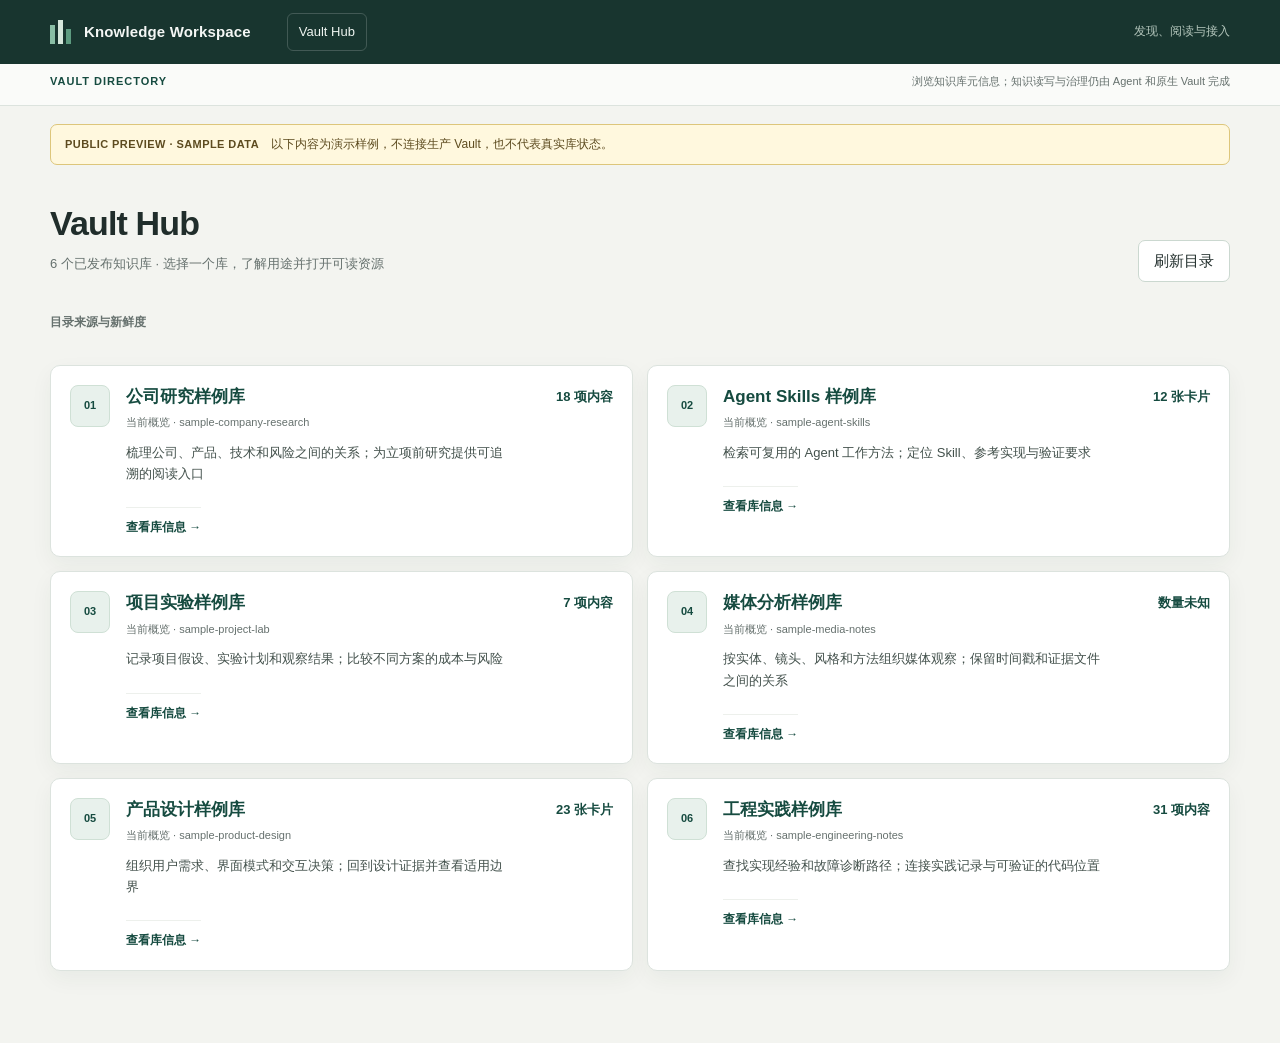
<file: docs/demo/index.html>
<!doctype html>
<html lang="zh-CN" data-kb-public-sample="true">
<head>
  <meta charset="utf-8">
  <meta name="viewport" content="width=device-width, initial-scale=1">
  <meta name="color-scheme" content="light">
  <title>知识库 · 只读工作区</title>
  <link rel="stylesheet" href="./app.css">
  <script src="./app.js" defer></script>
</head>
<body>
  <a class="skip-link" href="#main-content">跳到主要内容</a>
  <header class="sidebar">
    <a class="brand" href="#/" aria-label="知识库列表"><span class="brand-mark" aria-hidden="true"><i></i><i></i><i></i></span><strong>Knowledge Workspace</strong></a>
    <nav aria-label="主要导航"><a href="#/">Vault Hub</a></nav>
    <span class="sidebar-note">发现、阅读与接入</span>
  </header>
  <div class="topbar"><span>VAULT DIRECTORY</span><span>浏览知识库元信息；知识读写与治理仍由 Agent 和原生 Vault 完成</span></div>
  <div class="sample-banner" id="sample-banner" hidden><strong>Public Preview · Sample Data</strong><span>以下内容为演示样例，不连接生产 Vault，也不代表真实库状态。</span></div>
  <main id="main-content" tabindex="-1" aria-busy="true"><p>正在读取发布投影…</p></main>
  <noscript><p class="message">需要启用 JavaScript 才能读取本机只读 API。</p></noscript>
</body>
</html>
</file>
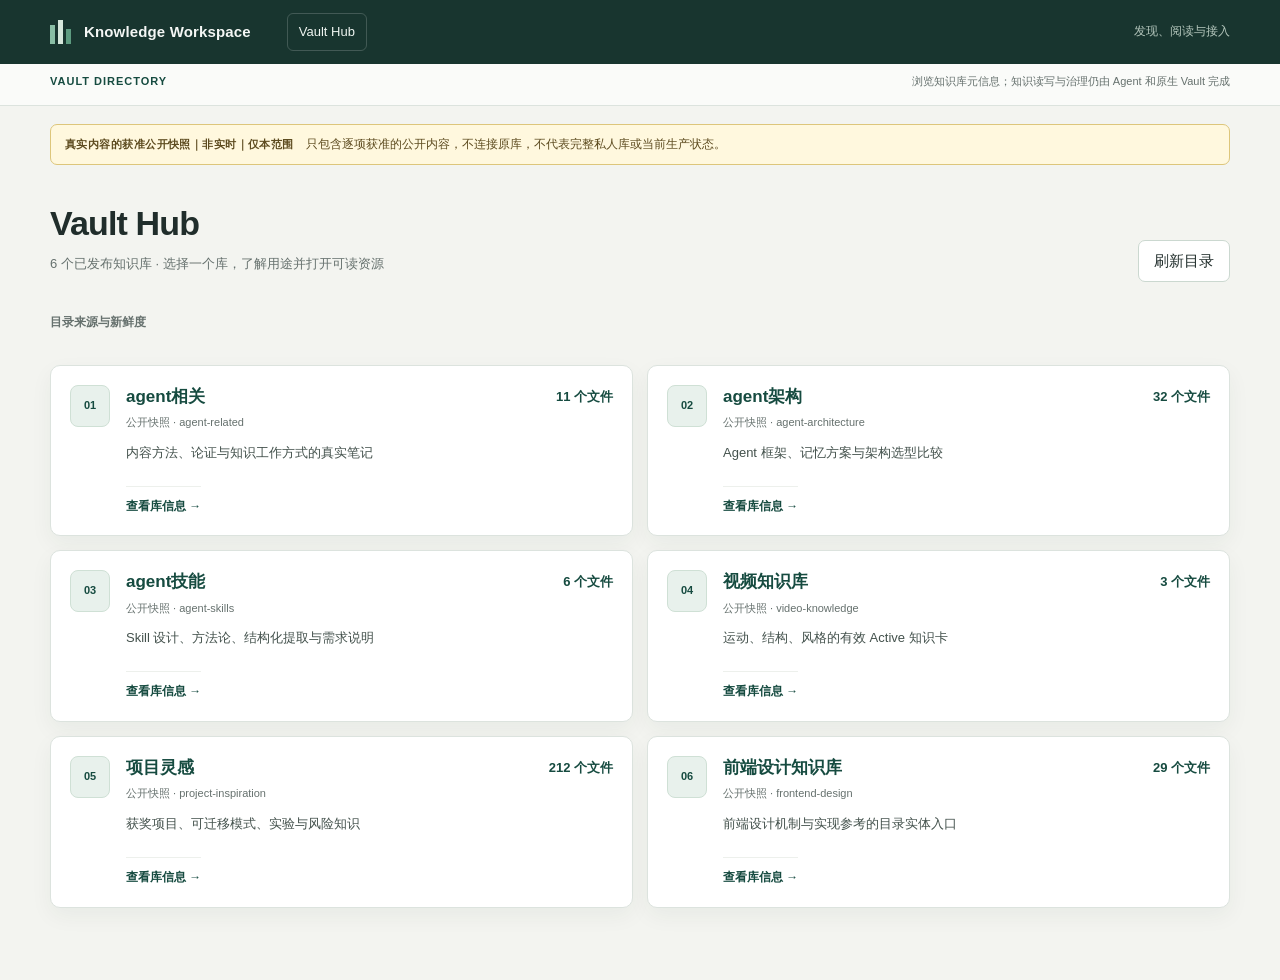
<file: docs/real-vaults/index.html>
<!doctype html>
<html lang="zh-CN" data-kb-public-snapshot="true">
<head>
  <meta charset="utf-8">
  <meta name="viewport" content="width=device-width, initial-scale=1">
  <meta name="color-scheme" content="light">
  <title>知识库 · 只读工作区</title>
  <link rel="stylesheet" href="./app.css">
  <script src="./app.js" defer></script>
</head>
<body>
  <a class="skip-link" href="#main-content">跳到主要内容</a>
  <header class="sidebar">
    <a class="brand" href="#/" aria-label="知识库列表"><span class="brand-mark" aria-hidden="true"><i></i><i></i><i></i></span><strong>Knowledge Workspace</strong></a>
    <nav aria-label="主要导航"><a href="#/">Vault Hub</a></nav>
    <span class="sidebar-note">发现、阅读与接入</span>
  </header>
  <div class="topbar"><span>VAULT DIRECTORY</span><span>浏览知识库元信息；知识读写与治理仍由 Agent 和原生 Vault 完成</span></div>
  <div class="sample-banner"><strong>真实内容的获准公开快照｜非实时｜仅本范围</strong><span>只包含逐项获准的公开内容，不连接原库，不代表完整私人库或当前生产状态。</span></div>
  <main id="main-content" tabindex="-1" aria-busy="true"><p>正在读取发布投影…</p></main>
  <noscript><p class="message">需要启用 JavaScript 才能读取这份静态公开快照。</p></noscript>
</body>
</html>
</file>
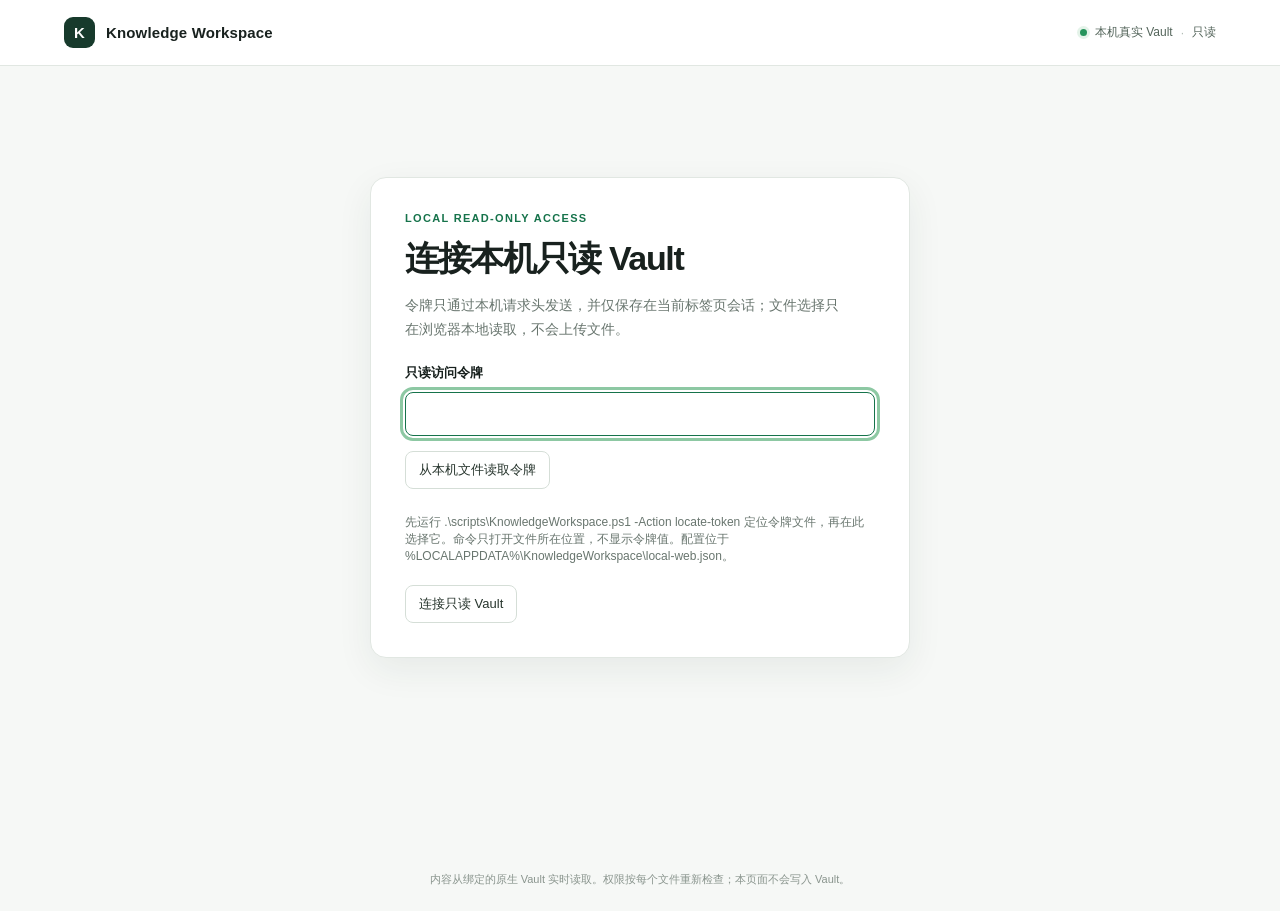
<file: src/kb_core/local_web_static/index.html>
<!doctype html>
<html lang="zh-CN">
<head>
  <meta charset="utf-8">
  <meta name="viewport" content="width=device-width, initial-scale=1">
  <meta name="color-scheme" content="light">
  <title>本机 Vault · Knowledge Workspace</title>
  <link rel="stylesheet" href="./app.css">
  <script src="./safe_external_url.js" defer></script>
  <script src="./app.js" defer></script>
</head>
<body>
  <header class="topbar">
    <a class="brand" href="#/" aria-label="返回 Vault 首页"><span class="brand-mark">K</span><span>Knowledge Workspace</span></a>
    <div class="local-state"><span class="live-dot"></span>本机真实 Vault <span class="divider">·</span> 只读</div>
  </header>
  <main id="app" tabindex="-1" aria-live="polite" aria-busy="true"><p class="notice">正在连接本机 Vault…</p></main>
  <footer>内容从绑定的原生 Vault 实时读取。权限按每个文件重新检查；本页面不会写入 Vault。</footer>
  <noscript><p class="notice">需要启用 JavaScript 才能浏览本机只读目录。</p></noscript>
</body>
</html>
</file>
<file: docs/demo/app.css>
:root {
  color-scheme: light;
  --canvas: #f3f4f0;
  --paper: #ffffff;
  --ink: #202d2b;
  --muted: #66716e;
  --line: #dce3de;
  --accent: #1d6b59;
  --accent-dark: #164b40;
  --accent-wash: #e8f1ec;
  --error: #9b3830;
  --error-bg: #fff0ed;
  --radius: 10px;
  --shadow: 0 8px 22px rgb(28 52 44 / 5%);
}

* { box-sizing: border-box; }
body {
  margin: 0;
  background: var(--canvas);
  color: var(--ink);
  font-family: "Segoe UI Variable", "Microsoft YaHei UI", "PingFang SC", sans-serif;
  font-size: 15px;
  line-height: 1.62;
}
a { color: var(--accent-dark); text-decoration: none; }
a:hover { text-decoration: underline; text-underline-offset: 3px; }
button, a, summary { touch-action: manipulation; }
button {
  min-height: 40px;
  padding: 8px 15px;
  border: 1px solid #cbd8d0;
  border-radius: 7px;
  background: #fff;
  color: var(--ink);
  font: inherit;
  cursor: pointer;
}
button:hover { background: var(--accent-wash); }
button:disabled { color: #8a9490; cursor: not-allowed; }
a:focus-visible, button:focus-visible, summary:focus-visible {
  outline: 3px solid #a6d2bd;
  outline-offset: 3px;
}
.skip-link { position: absolute; left: 16px; top: -80px; z-index: 5; padding: 8px 12px; background: white; }
.skip-link:focus { top: 8px; }
.sidebar {
  min-height: 64px;
  padding: 0 max(24px, calc((100% - 1180px) / 2));
  display: flex;
  align-items: center;
  gap: 36px;
  color: #f4f7f5;
  background: #18352f;
}
.brand { display: inline-flex; align-items: center; gap: 11px; color: inherit; letter-spacing: .01em; }
.brand:hover { text-decoration: none; }
.brand strong { font-size: 15px; font-weight: 650; }
.brand-mark { display: flex; align-items: end; gap: 3px; width: 23px; height: 24px; }
.brand-mark i { width: 5px; height: 19px; background: #89bea5; }
.brand-mark i:nth-child(2) { height: 24px; background: #d6e7dc; }
.brand-mark i:nth-child(3) { height: 15px; background: #5d9b80; }
.sidebar nav a { display: inline-block; padding: 7px 11px; border: 1px solid rgb(255 255 255 / 18%); border-radius: 6px; color: #eff5f1; font-size: 13px; }
.sidebar nav a:hover { background: rgb(255 255 255 / 8%); text-decoration: none; }
.sidebar-note { margin-left: auto; color: #b5c7bd; font-size: 12px; }
.topbar {
  min-height: 42px;
  padding: 9px max(24px, calc((100% - 1180px) / 2));
  display: flex;
  justify-content: space-between;
  gap: 20px;
  border-bottom: 1px solid var(--line);
  background: #fafbf9;
  color: var(--muted);
  font-size: 11px;
}
.topbar span:first-child { color: var(--accent-dark); font-weight: 700; letter-spacing: .09em; }
.sample-banner {
  max-width: 1180px;
  margin: 18px auto 0;
  padding: 10px 14px;
  display: flex;
  align-items: baseline;
  gap: 12px;
  border: 1px solid #ddc67b;
  border-radius: 7px;
  background: #fff8de;
  color: #5d4b1f;
  font-size: 12px;
}
.sample-banner strong { font-size: 11px; letter-spacing: .04em; text-transform: uppercase; }
main { max-width: 1180px; min-height: 70vh; margin: 0 auto; padding: 38px 0 72px; }
h1 { margin: 0; font-size: clamp(26px, 3vw, 34px); line-height: 1.23; font-weight: 650; letter-spacing: -.025em; }
h2 { margin: 0 0 13px; font-size: 19px; }
h3 { font-size: 15px; }
p { margin: 8px 0; }
pre {
  max-height: 65vh;
  overflow: auto;
  margin: 12px 0;
  padding: 16px;
  border: 1px solid var(--line);
  border-radius: 8px;
  background: #f7f8f5;
  font-family: "Cascadia Code", Consolas, monospace;
  font-size: 12px;
  white-space: pre-wrap;
  overflow-wrap: anywhere;
}
.page-heading { display: flex; align-items: end; justify-content: space-between; gap: 24px; margin: 0 0 24px; }
.page-heading > div > a { display: inline-block; margin-bottom: 10px; color: var(--muted); font-size: 13px; }
.page-heading .muted { max-width: 720px; margin-top: 8px; }
.muted, .count-note { color: var(--muted); font-size: 13px; }
main > details { margin: -5px 0 20px; border: 0; color: var(--muted); font-size: 12px; }
main > details summary { display: inline-block; padding: 3px 0; }
.vault-list { display: grid; grid-template-columns: repeat(2, minmax(0, 1fr)); gap: 14px; }
.vault-row {
  min-width: 0;
  display: grid;
  grid-template-columns: 42px minmax(0, 1fr) auto;
  align-content: start;
  align-items: start;
  gap: 10px 14px;
  padding: 19px;
  border: 1px solid var(--line);
  border-radius: var(--radius);
  background: var(--paper);
  box-shadow: var(--shadow);
}
.library-icon {
  width: 40px;
  height: 42px;
  display: grid;
  place-items: center;
  border: 1px solid #cfe0d5;
  border-radius: 8px;
  background: var(--accent-wash);
  color: var(--accent-dark);
  font-size: 11px;
  font-weight: 700;
  font-variant-numeric: tabular-nums;
}
.vault-copy { min-width: 0; }
.vault-title { display: inline-block; font-size: 17px; font-weight: 660; line-height: 1.35; }
.vault-status { margin: 5px 0 8px; color: var(--muted); font-size: 11px; }
.vault-copy > p:not(.vault-status) { margin-top: 10px; color: #43514c; font-size: 13px; }
.vault-counts { grid-column: 3; min-width: 88px; padding-left: 10px; text-align: right; }
.count { margin: 1px 0; color: var(--accent-dark); font-size: 13px; font-weight: 630; font-variant-numeric: tabular-nums; white-space: nowrap; }
.vault-action { grid-column: 2 / -1; justify-self: start; margin-top: 5px; padding-top: 10px; border-top: 1px solid #edf0ec; color: var(--accent-dark); font-size: 12px; font-weight: 650; }
.message { padding: 12px 14px; border: 1px solid var(--line); border-radius: 7px; background: var(--paper); }
.error { border-color: #eac7c2; color: var(--error); background: var(--error-bg); }
.vault-workspace { display: grid; grid-template-columns: 280px minmax(0, 1fr); overflow: hidden; border: 1px solid var(--line); border-radius: var(--radius); background: var(--paper); box-shadow: var(--shadow); }
.vault-navigation { min-width: 0; padding: 20px; border-right: 1px solid var(--line); background: #f7f8f5; overflow-wrap: anywhere; }
.vault-content { min-width: 0; padding: 26px 30px; }
.vault-content > h2 { margin-top: 26px; }
details { padding: 9px 0; border-bottom: 1px solid var(--line); }
summary { padding: 5px 0; cursor: pointer; font-weight: 600; }
ul { padding-left: 20px; }
li { margin: 6px 0; overflow-wrap: anywhere; }
.resource-list { padding: 0; list-style: none; }
.resource-list li { margin: 5px 0; }
.resource-list button { width: 100%; min-height: 38px; text-align: left; overflow-wrap: anywhere; }
.status { margin: 11px 0; color: var(--muted); font-size: 12px; }
.prompt-controls { display: flex; align-items: center; gap: 12px; }
@media (max-width: 900px) {
  main { padding-right: 22px; padding-left: 22px; }
  .sample-banner { margin-right: 22px; margin-left: 22px; }
  .sidebar { padding-right: 22px; padding-left: 22px; }
  .topbar { padding-right: 22px; padding-left: 22px; }
}
@media (max-width: 680px) {
  .sidebar { min-height: 58px; padding: 0 16px; gap: 14px; }
  .brand strong { font-size: 13px; }
  .sidebar-note { display: none; }
  .topbar { padding: 9px 16px; align-items: start; flex-direction: column; gap: 1px; }
  .sample-banner { margin: 12px 16px 0; flex-direction: column; gap: 2px; }
  main { padding: 28px 16px 48px; }
  .page-heading { align-items: start; flex-wrap: wrap; gap: 12px; }
  .page-heading button { min-height: 36px; }
  .vault-list { grid-template-columns: 1fr; gap: 10px; }
  .vault-row { grid-template-columns: 36px minmax(0, 1fr); gap: 9px 12px; padding: 15px; }
  .library-icon { width: 34px; height: 36px; }
  .vault-counts { grid-column: 2; min-width: 0; padding: 0; text-align: left; }
  .count { white-space: normal; }
  .vault-action { grid-column: 2; }
  .vault-workspace { grid-template-columns: 1fr; }
  .vault-navigation { border-right: 0; border-bottom: 1px solid var(--line); }
  .vault-content { padding: 18px; }
  h1 { font-size: 27px; }
}
@media (prefers-reduced-motion: reduce) {
  *, *::before, *::after { scroll-behavior: auto !important; animation-duration: .01ms !important; animation-iteration-count: 1 !important; transition-duration: .01ms !important; }
}
</file>
<file: docs/real-vaults/app.css>
:root {
  color-scheme: light;
  --canvas: #f3f4f0;
  --paper: #ffffff;
  --ink: #202d2b;
  --muted: #66716e;
  --line: #dce3de;
  --accent: #1d6b59;
  --accent-dark: #164b40;
  --accent-wash: #e8f1ec;
  --error: #9b3830;
  --error-bg: #fff0ed;
  --radius: 10px;
  --shadow: 0 8px 22px rgb(28 52 44 / 5%);
}

* { box-sizing: border-box; }
body {
  margin: 0;
  background: var(--canvas);
  color: var(--ink);
  font-family: "Segoe UI Variable", "Microsoft YaHei UI", "PingFang SC", sans-serif;
  font-size: 15px;
  line-height: 1.62;
}
a { color: var(--accent-dark); text-decoration: none; }
a:hover { text-decoration: underline; text-underline-offset: 3px; }
button, a, summary { touch-action: manipulation; }
button {
  min-height: 40px;
  padding: 8px 15px;
  border: 1px solid #cbd8d0;
  border-radius: 7px;
  background: #fff;
  color: var(--ink);
  font: inherit;
  cursor: pointer;
}
button:hover { background: var(--accent-wash); }
button:disabled { color: #8a9490; cursor: not-allowed; }
a:focus-visible, button:focus-visible, summary:focus-visible {
  outline: 3px solid #a6d2bd;
  outline-offset: 3px;
}
.skip-link { position: absolute; left: 16px; top: -80px; z-index: 5; padding: 8px 12px; background: white; }
.skip-link:focus { top: 8px; }
.sidebar {
  min-height: 64px;
  padding: 0 max(24px, calc((100% - 1180px) / 2));
  display: flex;
  align-items: center;
  gap: 36px;
  color: #f4f7f5;
  background: #18352f;
}
.brand { display: inline-flex; align-items: center; gap: 11px; color: inherit; letter-spacing: .01em; }
.brand:hover { text-decoration: none; }
.brand strong { font-size: 15px; font-weight: 650; }
.brand-mark { display: flex; align-items: end; gap: 3px; width: 23px; height: 24px; }
.brand-mark i { width: 5px; height: 19px; background: #89bea5; }
.brand-mark i:nth-child(2) { height: 24px; background: #d6e7dc; }
.brand-mark i:nth-child(3) { height: 15px; background: #5d9b80; }
.sidebar nav a { display: inline-block; padding: 7px 11px; border: 1px solid rgb(255 255 255 / 18%); border-radius: 6px; color: #eff5f1; font-size: 13px; }
.sidebar nav a:hover { background: rgb(255 255 255 / 8%); text-decoration: none; }
.sidebar-note { margin-left: auto; color: #b5c7bd; font-size: 12px; }
.topbar {
  min-height: 42px;
  padding: 9px max(24px, calc((100% - 1180px) / 2));
  display: flex;
  justify-content: space-between;
  gap: 20px;
  border-bottom: 1px solid var(--line);
  background: #fafbf9;
  color: var(--muted);
  font-size: 11px;
}
.topbar span:first-child { color: var(--accent-dark); font-weight: 700; letter-spacing: .09em; }
.sample-banner {
  max-width: 1180px;
  margin: 18px auto 0;
  padding: 10px 14px;
  display: flex;
  align-items: baseline;
  gap: 12px;
  border: 1px solid #ddc67b;
  border-radius: 7px;
  background: #fff8de;
  color: #5d4b1f;
  font-size: 12px;
}
.sample-banner strong { font-size: 11px; letter-spacing: .04em; text-transform: uppercase; }
main { max-width: 1180px; min-height: 70vh; margin: 0 auto; padding: 38px 0 72px; }
h1 { margin: 0; font-size: clamp(26px, 3vw, 34px); line-height: 1.23; font-weight: 650; letter-spacing: -.025em; }
h2 { margin: 0 0 13px; font-size: 19px; }
h3 { font-size: 15px; }
p { margin: 8px 0; }
pre {
  max-height: 65vh;
  overflow: auto;
  margin: 12px 0;
  padding: 16px;
  border: 1px solid var(--line);
  border-radius: 8px;
  background: #f7f8f5;
  font-family: "Cascadia Code", Consolas, monospace;
  font-size: 12px;
  white-space: pre-wrap;
  overflow-wrap: anywhere;
}
.page-heading { display: flex; align-items: end; justify-content: space-between; gap: 24px; margin: 0 0 24px; }
.page-heading > div > a { display: inline-block; margin-bottom: 10px; color: var(--muted); font-size: 13px; }
.page-heading .muted { max-width: 720px; margin-top: 8px; }
.muted, .count-note { color: var(--muted); font-size: 13px; }
main > details { margin: -5px 0 20px; border: 0; color: var(--muted); font-size: 12px; }
main > details summary { display: inline-block; padding: 3px 0; }
.vault-list { display: grid; grid-template-columns: repeat(2, minmax(0, 1fr)); gap: 14px; }
.vault-row {
  min-width: 0;
  display: grid;
  grid-template-columns: 42px minmax(0, 1fr) auto;
  align-content: start;
  align-items: start;
  gap: 10px 14px;
  padding: 19px;
  border: 1px solid var(--line);
  border-radius: var(--radius);
  background: var(--paper);
  box-shadow: var(--shadow);
}
.library-icon {
  width: 40px;
  height: 42px;
  display: grid;
  place-items: center;
  border: 1px solid #cfe0d5;
  border-radius: 8px;
  background: var(--accent-wash);
  color: var(--accent-dark);
  font-size: 11px;
  font-weight: 700;
  font-variant-numeric: tabular-nums;
}
.vault-copy { min-width: 0; }
.vault-title { display: inline-block; font-size: 17px; font-weight: 660; line-height: 1.35; }
.vault-status { margin: 5px 0 8px; color: var(--muted); font-size: 11px; }
.vault-copy > p:not(.vault-status) { margin-top: 10px; color: #43514c; font-size: 13px; }
.vault-counts { grid-column: 3; min-width: 88px; padding-left: 10px; text-align: right; }
.count { margin: 1px 0; color: var(--accent-dark); font-size: 13px; font-weight: 630; font-variant-numeric: tabular-nums; white-space: nowrap; }
.vault-action { grid-column: 2 / -1; justify-self: start; margin-top: 5px; padding-top: 10px; border-top: 1px solid #edf0ec; color: var(--accent-dark); font-size: 12px; font-weight: 650; }
.message { padding: 12px 14px; border: 1px solid var(--line); border-radius: 7px; background: var(--paper); }
.error { border-color: #eac7c2; color: var(--error); background: var(--error-bg); }
.vault-workspace { display: grid; grid-template-columns: 280px minmax(0, 1fr); overflow: hidden; border: 1px solid var(--line); border-radius: var(--radius); background: var(--paper); box-shadow: var(--shadow); }
.vault-navigation { min-width: 0; padding: 20px; border-right: 1px solid var(--line); background: #f7f8f5; overflow-wrap: anywhere; }
.vault-content { min-width: 0; padding: 26px 30px; }
.vault-content > h2 { margin-top: 26px; }
details { padding: 9px 0; border-bottom: 1px solid var(--line); }
summary { padding: 5px 0; cursor: pointer; font-weight: 600; }
ul { padding-left: 20px; }
li { margin: 6px 0; overflow-wrap: anywhere; }
.resource-list { padding: 0; list-style: none; }
.resource-list li { margin: 5px 0; }
.resource-list button { width: 100%; min-height: 38px; text-align: left; overflow-wrap: anywhere; }
.status { margin: 11px 0; color: var(--muted); font-size: 12px; }
.prompt-controls { display: flex; align-items: center; gap: 12px; }
@media (max-width: 900px) {
  main { padding-right: 22px; padding-left: 22px; }
  .sample-banner { margin-right: 22px; margin-left: 22px; }
  .sidebar { padding-right: 22px; padding-left: 22px; }
  .topbar { padding-right: 22px; padding-left: 22px; }
}
@media (max-width: 680px) {
  .sidebar { min-height: 58px; padding: 0 16px; gap: 14px; }
  .brand strong { font-size: 13px; }
  .sidebar-note { display: none; }
  .topbar { padding: 9px 16px; align-items: start; flex-direction: column; gap: 1px; }
  .sample-banner { margin: 12px 16px 0; flex-direction: column; gap: 2px; }
  main { padding: 28px 16px 48px; }
  .page-heading { align-items: start; flex-wrap: wrap; gap: 12px; }
  .page-heading button { min-height: 36px; }
  .vault-list { grid-template-columns: 1fr; gap: 10px; }
  .vault-row { grid-template-columns: 36px minmax(0, 1fr); gap: 9px 12px; padding: 15px; }
  .library-icon { width: 34px; height: 36px; }
  .vault-counts { grid-column: 2; min-width: 0; padding: 0; text-align: left; }
  .count { white-space: normal; }
  .vault-action { grid-column: 2; }
  .vault-workspace { grid-template-columns: 1fr; }
  .vault-navigation { border-right: 0; border-bottom: 1px solid var(--line); }
  .vault-content { padding: 18px; }
  h1 { font-size: 27px; }
}
@media (prefers-reduced-motion: reduce) {
  *, *::before, *::after { scroll-behavior: auto !important; animation-duration: .01ms !important; animation-iteration-count: 1 !important; transition-duration: .01ms !important; }
}

html[data-kb-public-snapshot] .resource-list { max-height:18rem; overflow:auto; }
html[data-kb-public-snapshot] .snapshot-sha { overflow-wrap:anywhere; }
</file>
<file: src/kb_core/local_web_static/app.css>
:root{color-scheme:light;--ink:#18211e;--muted:#69766f;--line:#e1e7e2;--surface:#fff;--wash:#f4f7f4;--green:#16734b;--green-soft:#e8f4ec;--amber:#875617;--amber-soft:#fbf3e7;--red:#a13b35;--shadow:0 12px 36px rgba(27,52,39,.07);font-family:Inter,"Segoe UI","Microsoft YaHei",sans-serif}*{box-sizing:border-box}body{margin:0;background:#f6f8f6;color:var(--ink);min-height:100vh}.topbar{height:66px;background:#fff;border-bottom:1px solid var(--line);display:flex;align-items:center;justify-content:space-between;padding:0 clamp(20px,5vw,72px);position:sticky;top:0;z-index:2}.brand{display:flex;gap:11px;align-items:center;text-decoration:none;color:inherit;font-size:15px;font-weight:680;letter-spacing:.01em}.brand-mark{display:grid;place-items:center;width:31px;height:31px;border-radius:9px;background:#173a2c;color:white;font-size:15px;font-weight:700}.local-state{font-size:12px;color:#53645a;display:flex;align-items:center;gap:8px}.live-dot{width:7px;height:7px;background:#26945c;border-radius:50%;box-shadow:0 0 0 3px #e4f3e9}.divider{color:#b3beb6}main{max-width:1280px;margin:0 auto;padding:48px clamp(20px,5vw,72px) 72px;min-height:calc(100vh - 110px)}.eyebrow{font-size:11px;text-transform:uppercase;letter-spacing:.12em;color:var(--green);font-weight:700;margin:0 0 12px}.hero{display:flex;align-items:flex-end;justify-content:space-between;gap:24px;margin-bottom:30px}.hero h1{font-size:clamp(29px,4vw,42px);letter-spacing:-.045em;line-height:1.08;margin:0 0 10px;font-weight:680}.hero p{margin:0;color:var(--muted);font-size:14px;line-height:1.65;max-width:670px}.refresh,.pager button,.back,.read-again{border:1px solid #d5ded7;background:#fff;color:#27352d;border-radius:8px;padding:9px 13px;font:inherit;font-size:13px;cursor:pointer;transition:background .15s,border-color .15s}.refresh:hover,.pager button:hover,.back:hover,.read-again:hover{background:var(--green-soft);border-color:#bcd8c5}.refresh:focus-visible,button:focus-visible,a:focus-visible{outline:3px solid #8dc8a3;outline-offset:2px}.vault-grid{display:grid;grid-template-columns:repeat(3,minmax(0,1fr));gap:14px}.vault-card{min-height:174px;background:var(--surface);border:1px solid var(--line);border-radius:13px;padding:20px;box-shadow:0 2px 7px rgba(20,45,30,.025);display:flex;flex-direction:column;transition:border-color .15s,box-shadow .15s,transform .15s}.vault-card:hover{border-color:#bfd3c4;box-shadow:var(--shadow);transform:translateY(-2px)}.vault-top{display:flex;justify-content:space-between;gap:14px;align-items:flex-start}.vault-card h2{font-size:17px;line-height:1.35;margin:0;font-weight:660}.vault-id{font:11px/1.4 ui-monospace,SFMono-Regular,Consolas,monospace;color:#78847d;margin:6px 0 0}.status{font-size:11px;padding:5px 8px;border-radius:99px;white-space:nowrap;background:var(--green-soft);color:var(--green)}.status.offline,.status.restricted,.status.disabled{background:var(--amber-soft);color:var(--amber)}.vault-count{font-size:13px;color:#52635a;margin:18px 0 15px}.vault-open{margin-top:auto;display:flex;justify-content:space-between;align-items:center;text-decoration:none;color:var(--green);font-weight:650;font-size:13px}.content-layout{display:grid;grid-template-columns:minmax(260px,350px) minmax(0,1fr);gap:20px;align-items:start}.catalog-panel,.reader-panel{background:#fff;border:1px solid var(--line);border-radius:12px;box-shadow:0 2px 7px rgba(20,45,30,.025)}.catalog-panel{overflow:hidden}.catalog-heading{padding:17px 18px 14px;border-bottom:1px solid var(--line)}.catalog-heading h2{font-size:15px;margin:0 0 5px}.catalog-heading p{font-size:12px;color:var(--muted);margin:0}.catalog-list{list-style:none;margin:0;padding:5px;max-height:calc(100vh - 350px);min-height:200px;overflow:auto}.catalog-list li{margin:0}.catalog-item{width:100%;display:block;text-align:left;background:transparent;border:0;border-radius:8px;padding:11px 12px;cursor:pointer;color:inherit}.catalog-item:hover,.catalog-item[aria-current=true]{background:#f0f5f1}.catalog-item:disabled{cursor:not-allowed;opacity:.62}.item-title{display:block;font-size:13px;line-height:1.4;font-weight:620}.item-path{display:block;color:#7b8780;font:10px/1.5 ui-monospace,SFMono-Regular,Consolas,monospace;overflow-wrap:anywhere;margin-top:4px}.item-state{display:inline-block;font-size:10px;margin-top:6px;color:var(--green)}.item-state.restricted{color:var(--amber)}.pager{padding:11px 13px;border-top:1px solid var(--line);display:flex;justify-content:space-between;align-items:center;gap:8px}.pager span{font-size:11px;color:var(--muted)}.pager button:disabled{opacity:.45;cursor:not-allowed}.reader-panel{min-height:460px;padding:0;overflow:hidden}.reader-empty{display:grid;place-items:center;min-height:430px;padding:32px;text-align:center;color:var(--muted);font-size:14px;line-height:1.7}.reader-head{padding:20px 23px;border-bottom:1px solid var(--line);display:flex;justify-content:space-between;align-items:flex-start;gap:16px}.reader-head h2{font-size:19px;line-height:1.4;margin:0 0 6px}.reader-head p{margin:0;color:var(--muted);font:11px/1.55 ui-monospace,SFMono-Regular,Consolas,monospace;overflow-wrap:anywhere}.reader-meta{padding:12px 23px;background:#fafcfb;border-bottom:1px solid var(--line);display:flex;flex-wrap:wrap;gap:9px 18px;color:#68756e;font-size:11px}.reader-body{padding:23px;max-height:calc(100vh - 280px);overflow:auto}.reader-body pre{white-space:pre-wrap;overflow-wrap:anywhere;margin:0;font:13px/1.75 ui-monospace,SFMono-Regular,Consolas,"Microsoft YaHei",monospace;color:#29352e}.notice{border:1px solid #eedab8;background:#fffaf0;color:#75531f;border-radius:10px;padding:14px 16px;font-size:13px;line-height:1.6}.error{border-color:#e8c4c0;background:#fff6f5;color:#90342e}.back{display:inline-block;text-decoration:none;margin-bottom:20px}.empty{color:var(--muted);padding:24px;font-size:13px}footer{padding:16px 24px 24px;text-align:center;color:#8a958e;font-size:11px}@media(max-width:900px){.vault-grid{grid-template-columns:repeat(2,minmax(0,1fr))}.content-layout{grid-template-columns:300px minmax(0,1fr)}}@media(max-width:700px){.topbar{height:58px;padding:0 16px}.local-state{font-size:10px}main{padding:30px 16px 48px}.hero{align-items:flex-start;flex-direction:column;margin-bottom:21px}.hero h1{font-size:31px}.vault-grid{grid-template-columns:1fr;gap:10px}.vault-card{min-height:150px;padding:17px}.content-layout{grid-template-columns:1fr;gap:12px}.catalog-list{max-height:36vh;min-height:160px}.reader-panel{min-height:360px}.reader-empty{min-height:300px}.reader-body{max-height:60vh}.reader-head{padding:16px}.reader-meta{padding:10px 16px}.reader-body{padding:17px}.reader-head h2{font-size:16px}.refresh{align-self:flex-start}}@media(prefers-reduced-motion:reduce){*,*::before,*::after{scroll-behavior:auto!important;transition:none!important;animation:none!important}}

.auth-panel{max-width:540px;margin:7vh auto 0;padding:34px;background:#fff;border:1px solid var(--line);border-radius:16px;box-shadow:var(--shadow)}.auth-panel h1{font-size:clamp(26px,4vw,34px);letter-spacing:-.04em;margin:0 0 12px}.auth-copy{max-width:440px;color:var(--muted);font-size:14px;line-height:1.7;margin:0 0 22px}.auth-form{display:grid;gap:10px}.auth-form label{font-size:13px;font-weight:650}.auth-form input{width:100%;height:44px;border:1px solid #cbd7ce;border-radius:8px;padding:0 12px;font:inherit;font-size:14px;color:var(--ink);background:#fff}.auth-form input:focus{outline:3px solid #8dc8a3;outline-offset:2px;border-color:var(--green)}.auth-form button{justify-self:start;margin-top:5px}.auth-help{margin:0 0 5px;color:var(--muted);font-size:12px}@media(max-width:700px){.auth-panel{margin:4vh auto 0;padding:24px 19px}}
.catalog-search{display:flex;gap:7px;margin-top:13px}.catalog-search input{min-width:0;flex:1;height:37px;border:1px solid #d5ded7;border-radius:7px;padding:0 10px;font:inherit;font-size:12px}.catalog-search input:focus{outline:3px solid #8dc8a3;outline-offset:1px}.catalog-search button{border:1px solid #d5ded7;background:white;border-radius:7px;padding:0 10px;color:#27352d;font:inherit;font-size:12px;cursor:pointer}.catalog-search button[type=submit]{background:var(--green-soft);border-color:#bcd8c5;color:var(--green);font-weight:650}.catalog-search .clear-search{color:var(--muted)}.search-snippet{display:block;margin-top:7px;font-size:11px;line-height:1.55;color:#68756e}
.markdown-body{font:14px/1.8 Inter,"Segoe UI","Microsoft YaHei",sans-serif;color:#29352e}.markdown-body>h1,.markdown-body>h2,.markdown-body>h3,.markdown-body>h4{line-height:1.35;letter-spacing:-.02em;margin:1.35em 0 .5em}.markdown-body>h1{font-size:25px}.markdown-body>h2{font-size:21px}.markdown-body>h3{font-size:17px}.markdown-body>h4{font-size:15px}.markdown-body>p{margin:.65em 0}.markdown-body ul,.markdown-body ol{padding-left:1.55em;margin:.55em 0}.markdown-body li{padding-left:.2em;margin:.18em 0}.markdown-body blockquote{border-left:3px solid #bad7c2;margin:.8em 0;padding:.2em 0 .2em 14px;color:#5d6a62}.wiki-link{padding:0;border:0;border-bottom:1px solid #8ab79a;border-radius:0;background:transparent;color:var(--green);font:inherit;cursor:pointer}.wiki-link:hover{color:#0d5737;border-color:#0d5737}.wiki-link:focus-visible{outline:3px solid #8dc8a3;outline-offset:2px}.markdown-code{overflow:auto;padding:14px 16px;background:#f4f7f4;border:1px solid #e2e8e3;border-radius:8px;white-space:pre-wrap;overflow-wrap:anywhere;font:12px/1.65 ui-monospace,SFMono-Regular,Consolas,monospace;color:#29352e}
.frontmatter{margin:0 0 1.1em;border:1px solid #e4e9e5;border-radius:8px;background:#fafcfb;color:#68756e;font-size:12px}.frontmatter summary{padding:8px 11px;cursor:pointer;user-select:none}.frontmatter-content{padding:10px 13px;border-top:1px solid #e4e9e5;white-space:pre-wrap;overflow-wrap:anywhere;font:11px/1.6 ui-monospace,SFMono-Regular,Consolas,monospace}.markdown-body h1,.markdown-body h2,.markdown-body h3,.markdown-body h4,.markdown-body h5,.markdown-body h6{scroll-margin-top:14px}.markdown-inline-code{padding:.12em .35em;border-radius:4px;background:#f0f3f0;font: .9em ui-monospace,SFMono-Regular,Consolas,monospace}.markdown-table{width:100%;border-collapse:collapse;margin:.9em 0;font-size:13px;line-height:1.6}.markdown-table th,.markdown-table td{border:1px solid #dfe6e0;padding:7px 9px;text-align:left;vertical-align:top}.markdown-table th{background:#f4f7f4;font-weight:650}.markdown-body del{color:#7c8780}
.markdown-link{color:var(--green);text-decoration-thickness:1px;text-underline-offset:3px}.markdown-link:hover{color:#0d5737}.markdown-link:focus-visible{outline:3px solid #8dc8a3;outline-offset:2px}
</file>
